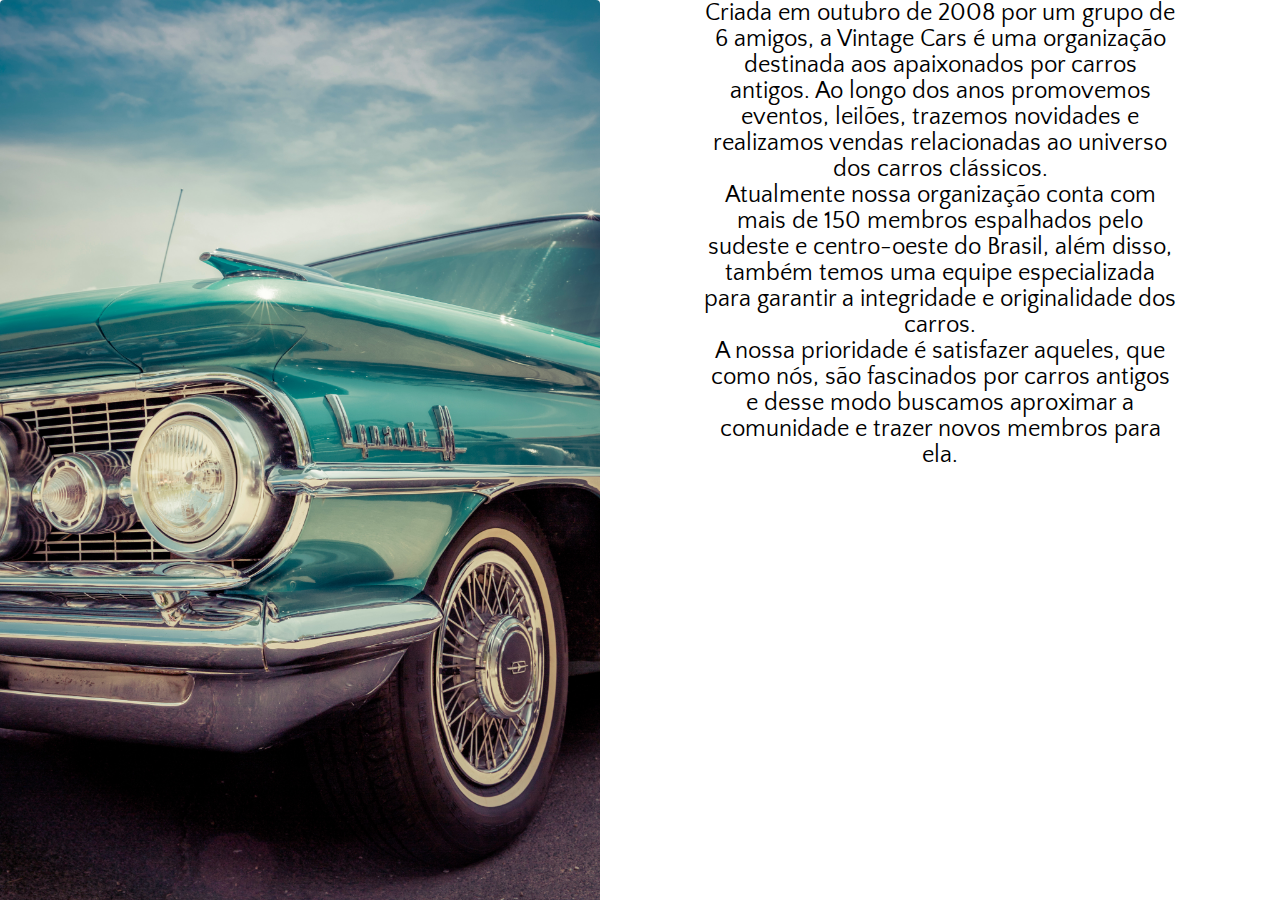
<file: pages/about.html>
<!DOCTYPE html>
<html lang="pt-br">

<head>
    <meta charset="UTF-8">
    <meta name="viewport" content="width=device-width, initial-scale=1.0">
    <title>Vintage Cars</title>
    <link rel="stylesheet" href="../public/styles/about.css">
    <link rel="preconnect" href="https://fonts.gstatic.com">
    <link href="https://fonts.googleapis.com/css2?family=Quattrocento+Sans:wght@400;700&display=swap" rel="stylesheet">
</head>

<body>
    <div class="grid">
        <img src="../public/img/vertical2.jpg" alt="">
        <div>
            <p>
                Criada em outubro de 2008 por um grupo de 6 amigos, a Vintage Cars é uma organização destinada aos
                apaixonados por carros
                antigos. Ao
                longo dos anos promovemos eventos, leilões, trazemos novidades e realizamos vendas relacionadas ao
                universo
                dos carros clássicos. <br>
                Atualmente nossa organização conta com mais de 150 membros espalhados pelo sudeste e centro-oeste do
                Brasil, além disso, também temos uma equipe especializada para garantir a integridade e originalidade
                dos carros. <br>
                A nossa prioridade é satisfazer aqueles, que como nós, são fascinados por carros antigos e desse modo
                buscamos aproximar a comunidade e trazer novos membros para ela.
            </p>
        </div>
    </div>
</body>

</html>
</file>
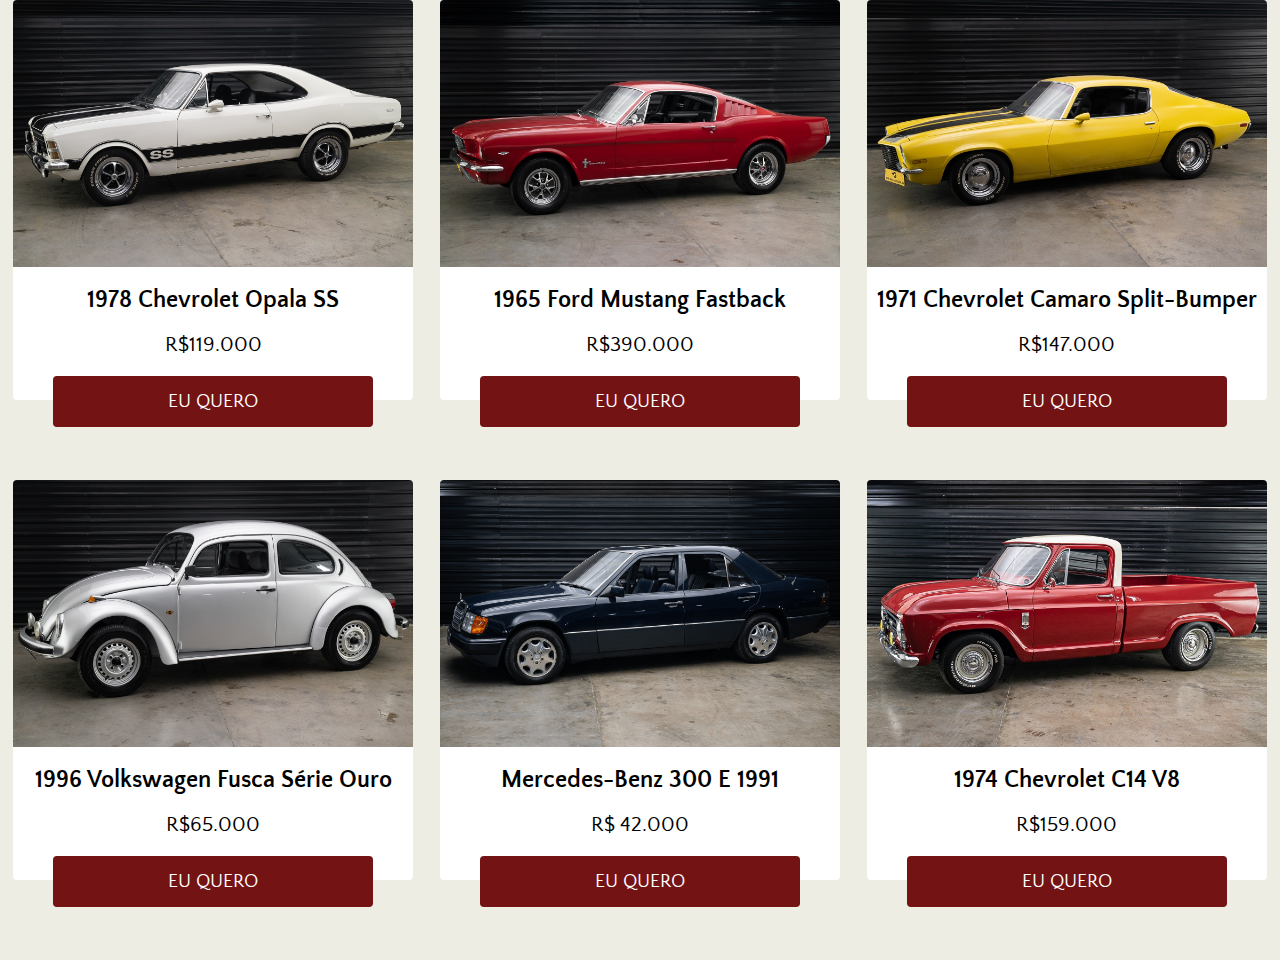
<file: pages/buy.html>
<!DOCTYPE html>
<html lang="pt-br">

<head>
    <meta charset="UTF-8">
    <meta name="viewport" content="width=device-width, initial-scale=1.0">
    <title>Á venda - Vintage Cars</title>
    <link rel="stylesheet" href="../public/styles/buy.css">
    <link rel="preconnect" href="https://fonts.gstatic.com">
    <link href="https://fonts.googleapis.com/css2?family=Quattrocento+Sans:wght@400;700&display=swap" rel="stylesheet">
</head>

<body>
    <div class="container">
        <li class="carro">
            <img src="../public/img/1978chevroletopalass.jpg" alt="">

            <h3>1978 Chevrolet Opala SS</h3>
            <span>R$119.000</span>
            <button>eu quero</button>
        </li>

        <li class="carro">
            <img src="../public/img/1965fordmustangfastback.jpg" alt="">

            <h3>1965 Ford Mustang Fastback</h3>
            <span>R$390.000</span>
            <button>eu quero</button>
        </li>

        <li class="carro">
            <img src="../public/img/1971chevroletcamarosplit-bumper.jpg" alt="">

            <h3>1971 Chevrolet Camaro Split-Bumper</h3>
            <span>R$147.000</span>
            <button>eu quero</button>
        </li>
    </div>

    <div class="container">
        <li class="carro">
            <img src="../public/img/1996volkswwagenfuscaserieouro.jpg" alt="">

            <h3>1996 Volkswagen Fusca Série Ouro</h3>
            <span>R$65.000</span>
            <button>eu quero</button>
        </li>

        <li class="carro">
            <img src="../public/img/1991mercedesbenz300e.png" alt="">

            <h3>Mercedes-Benz 300 E 1991</h3>
            <span>R$ 42.000</span>
            <button>eu quero</button>
        </li>

        <li class="carro">
            <img src="../public/img/1974chevroletc14v8.jpg" alt="">

            <h3>1974 Chevrolet C14 V8</h3>
            <span>R$159.000</span>
            <button>eu quero</button>
        </li>
    </div>
</body>

</html>
</file>
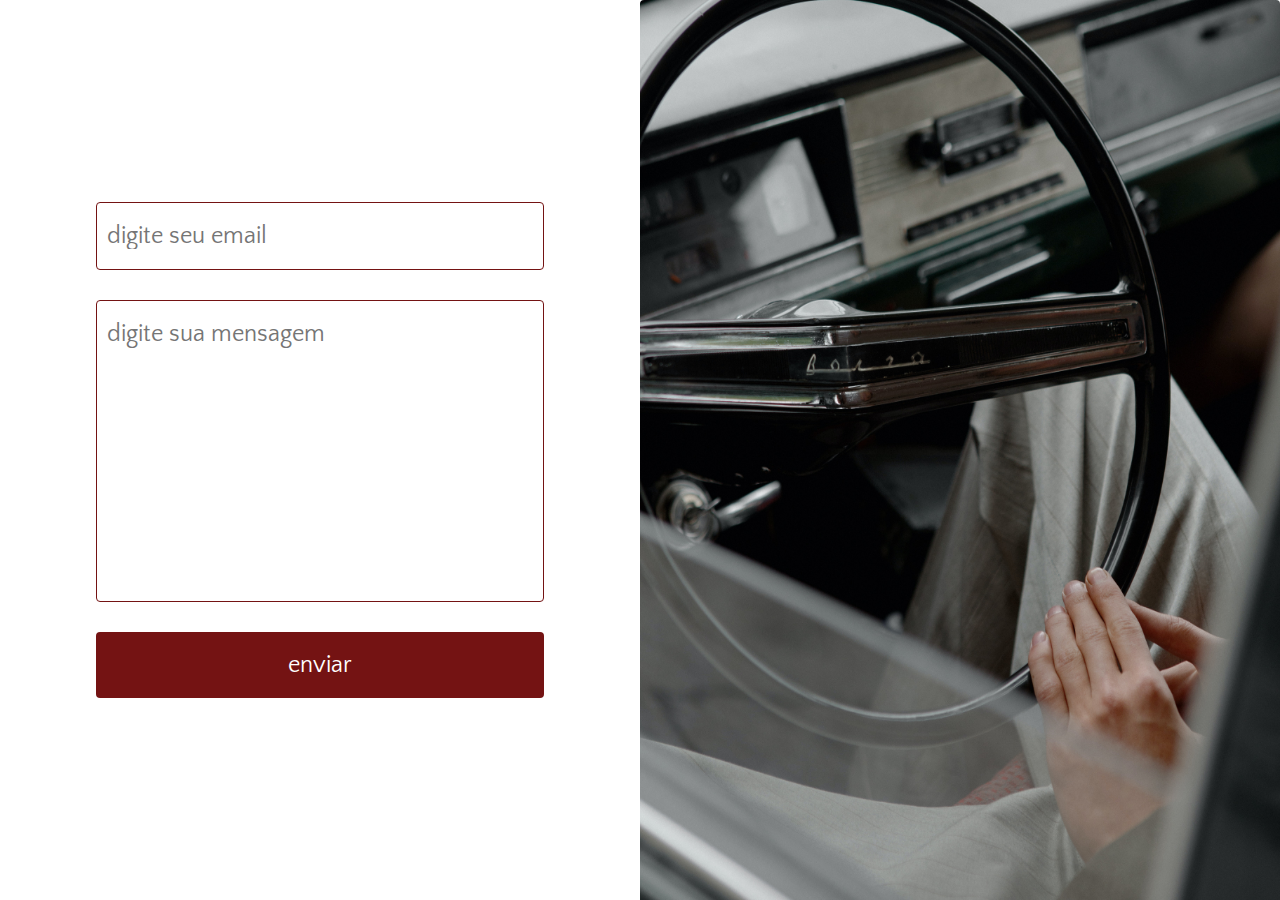
<file: pages/contact.html>
<!DOCTYPE html>
<html lang="pt-br">

<head>
    <meta charset="UTF-8">
    <meta name="viewport" content="width=device-width, initial-scale=1.0">
    <title>Vintage Cars</title>
    <link rel="stylesheet" href="../public/styles/contact.css">
    <link rel="preconnect" href="https://fonts.gstatic.com">
    <link href="https://fonts.googleapis.com/css2?family=Quattrocento+Sans:wght@400;700&display=swap" rel="stylesheet">
</head>

<body>
    <div class="grid">
        <form action="">
            <input type="text" class="email" placeholder="digite seu email">
            <textarea cols="30" rows="10" placeholder="digite sua mensagem" style="resize: none;"></textarea>
            <button class="submit">enviar</button>
        </form>

        <img src="../public/img/vertical3.jpg" alt="">
    </div>
</body>

</html>
</file>
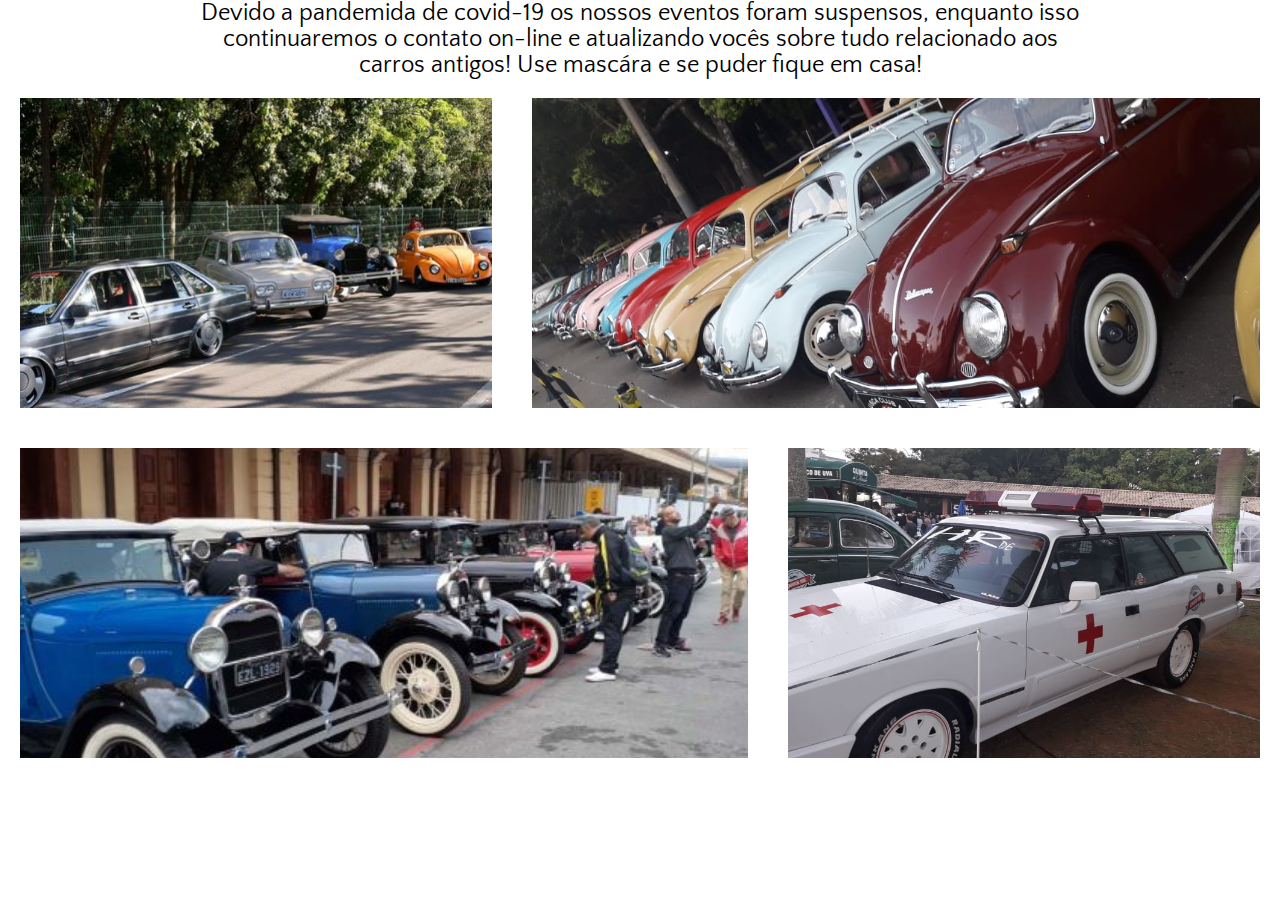
<file: pages/events.html>
<!DOCTYPE html>
<html lang="pt-br">

<head>
    <meta charset="UTF-8">
    <meta name="viewport" content="width=device-width, initial-scale=1.0">
    <title>Eventos - Vintage Cars</title>
    <link rel="stylesheet" href="../public/styles/events.css">
    <link rel="preconnect" href="https://fonts.gstatic.com">
    <link href="https://fonts.googleapis.com/css2?family=Quattrocento+Sans:wght@400;700&display=swap" rel="stylesheet">
</head>

<body>
    <div id="event">
        <p>Devido a pandemida de covid-19 os nossos eventos foram suspensos, enquanto isso continuaremos o contato
            on-line e
            atualizando vocês sobre tudo relacionado aos carros antigos! Use mascára e se puder fique em casa!</p>

        <ul class="grid">
            <li class="small" style="background-image: url(../public/img/evento3.jpg);"></li>
            <li class="large" style="background-image: url(../public/img/evento.jpg);"></li>
            <li class="large" style="background-image: url(../public/img/evento2.jpg);"></li>
            <li class="small" style="background-image: url(../public/img/evento4.jpg);"></li>
        </ul>
    </div>
</body>

</html>
</file>
<file: public/styles/about.css>
* {
    margin: 0;
    padding: 0;
    font-size: 100%;
    font-family: 'Quattrocento Sans', sans-serif;
    text-decoration: none;
    list-style: none;
    box-sizing: border-box;
}

.grid {
    width: 100vw;
    display: flex;
    justify-content: space-between;
}

.grid img{
    height: 100vh;    
    width: 50%;
    border-radius: 4px 4px 0 0;
}

.grid div {
    display: flex;
    justify-content: center;
}

.grid p {
    font-size: 1.5rem;
    text-align: center;
    width: 70%;
}

@media (max-width: 680px){
    .grid img {display: none;}
    
    .grid p {font-size: 1.3rem;}
}
</file>
<file: public/styles/buy.css>
* {
    margin: 0;
    padding: 0;
    font-size: 100%;
    font-family: 'Quattrocento Sans', sans-serif;
    text-decoration: none;
    list-style: none;
    box-sizing: border-box;
}

body {    background-color: #EDEDE3;}

.container{
    width: 100vw;
    display: flex;
    flex-wrap: nowrap;
    justify-content: space-around;
    margin-bottom: 80px;
}

.container .carro {
    width: 400px;
    display: flex;
    flex-direction: column;
    align-items: center;
    border-radius: 4px;
    background-color: #fff;
    height: 400px;
}

.container .carro img {
    width: 100%;
    border-radius: 4px 4px 0 0;
}

.container .carro img:hover {
    cursor: zoom-in;
    transform: scale(1.2);
}

.container .carro h3 {
    font-size: 1.5rem;
    margin: 20px 0;
}

.container .carro span {
    font-size: 1.3rem;
    margin-bottom: 20px;
}

.container .carro button {
    width: 80%;
    padding: 15px 20px;
    font-size: 1.2rem;
    background-color: rgb(116, 19, 19);
    color: #fff;
    text-transform: uppercase;
    border: none;
    border-radius: 4px;
}

.container .carro button:hover {
    cursor: pointer;
    background-color: rgb(90, 18, 18);
}

@media (max-width: 1200px){
    .container {
        flex-wrap: wrap;
    }

    .container .carro {
        margin-bottom: 50px;
    }

    .container .carro:last-child {
        margin-bottom: 0;
    }
}
</file>
<file: public/styles/contact.css>
* {
    margin: 0;
    padding: 0;
    font-size: 100%;
    font-family: 'Quattrocento Sans', sans-serif;
    text-decoration: none;
    list-style: none;
    box-sizing: border-box;
}

.grid {
    width: 100vw;
    display: flex;
    justify-content: space-between;
    align-items: center;
}

.grid form {
    display: flex;
    flex-direction: column;
    align-items: center;
    width: 50%;
}

.grid input, textarea, button {
    font-size: 1.5rem;
    padding: 20px 10px;
    border-radius: 4px;
    box-shadow: none;
    border: 1px solid rgb(116, 19, 19);
    margin: 15px 0;
    width: 70%;
}

.grid button {
    border: none;
    color: #fff;
    background-color: rgb(116, 19, 19);
}

.grid button:hover {
    cursor: pointer;
    background-color: rgb(90, 18, 18);
}

.grid img{
    height: 100vh;
    width: 50%;
    border-radius: 4px 4px 0 0;
}

@media (max-width: 680px){
    .grid img {display: none;}
    .grid {justify-content: center;}
    .grid form input, textarea, button {
        width: 100%;
    }
}
</file>
<file: public/styles/events.css>
* {
    margin: 0;
    padding: 0;
    font-size: 100%;
    font-family: 'Quattrocento Sans', sans-serif;
    text-decoration: none;
    list-style: none;
    box-sizing: border-box;
}

#event {
    display: flex;
    justify-content: center;
    flex-direction: column;
    align-items: center;
}

#event p {
    text-align: center;
    width: 70%;
    font-size: 1.5rem;
}

#event .grid {
    width: 100%; 
    display: flex; 
    flex-wrap: wrap;
}

#event .grid li {
    height: 350px; 
    padding: 20px; 
    border-radius: 4px; 
    background-clip: content-box; 
    background-size: cover; 
    background-position: center;
}

#event .grid li.small {flex-basis: 40%;}
#event .grid li.large {flex-basis: 60%;}

@media (max-width: 680px){
    #event p {font-size: 1.3rem;}
    #event .grid li.small {flex-basis: 100%;}
#event .grid li.large {flex-basis: 100%;}
}
</file>
